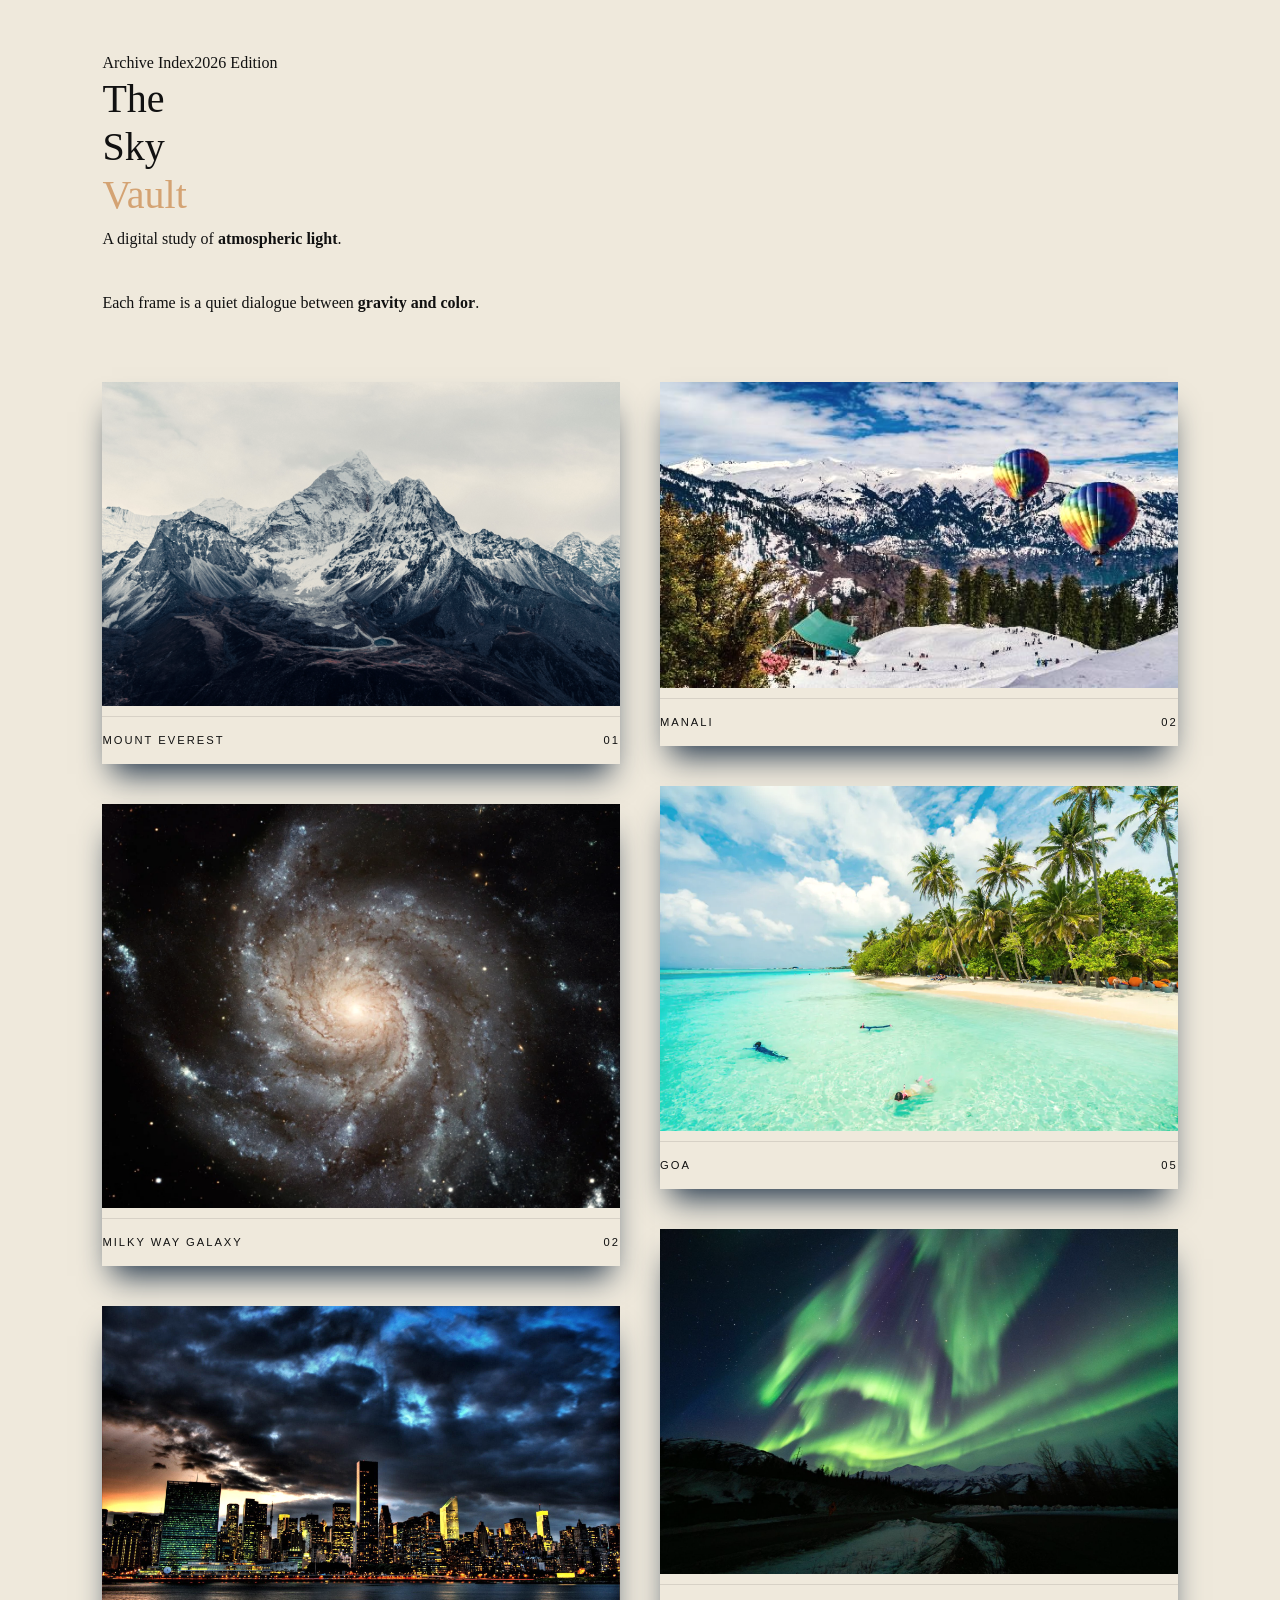
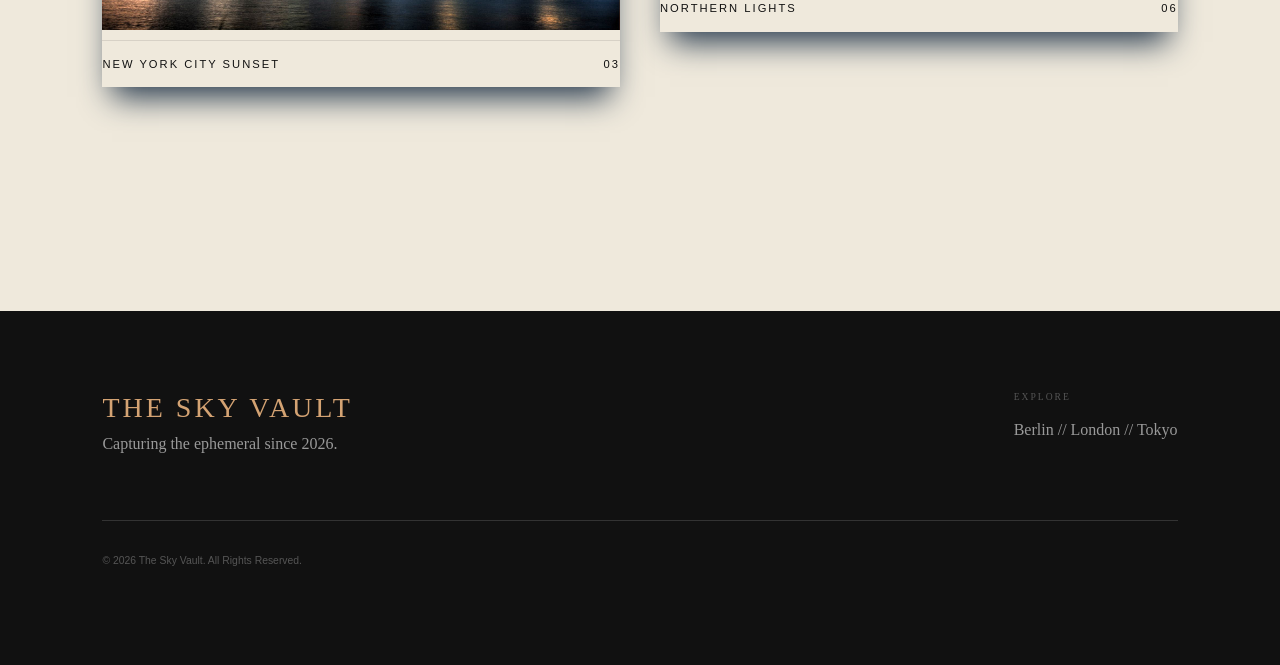
<file: index.html>
<!DOCTYPE html>
<html lang="en">
<head>
    <meta charset="UTF-8">
    <meta name="viewport" content="width=device-width, initial-scale=1.0">
    <link href="https://cdn.jsdelivr.net/npm/bootstrap@5.3.2/dist/css/bootstrap.min.css" rel="stylesheet">
    <link rel="stylesheet" href="style.css">
    <script defer src="script.js"></script>
    <title>The Sky Vault | Archive</title>
</head>
<body>

<header>
    <div class="nav-meta"><span>Archive Index</span><span>2026 Edition</span></div>
    <div class="intro-grid">
        <h1>The<br>Sky<br><span style="color:var(--accent)">Vault</span></h1>
        <div class="description">
            <p>A digital study of <b>atmospheric light</b>.</p><br>
            <p>Each frame is a quiet dialogue between <b>gravity and color</b>.</p>
        </div>
    </div>
</header>

<main class="gallery">
    <a href="mountain.html" class="photo-card">
        <img src="images/everest.jpg" alt="Everest Summit">
        <div class="info"><span>Mount Everest</span><span>01</span></div>
    </a>
    <a href="deepspace.html" class="photo-card">
        <img src="images/galaxy1.webp" alt="Milky Way Galaxy">
        <div class="info"><span>Milky Way Galaxy
        </span><span>02</span></div>
    </a>
    <a href="nyc.html" class="photo-card">
        <img src="images/nyc.jpg" alt="New York City">
        <div class="info"><span>New York City Sunset</span><span>03</span></div>
    </a>
    <a href="manali.html" class="photo-card">
        <img src="images/manali].jpg" alt="Manali">
        <div class="info"><span>Manali</span><span>02</span></div>
    </a>
    <a href="goa.html" class="photo-card">
        <img src="images/beach1.webp" alt="Goa">
        <div class="info"><span>Goa</span><span>05</span></div>
    </a>
    <a href="northern.html" class="photo-card">
        <img src="images/northern.jpg" alt="Northern Lights">
        <div class="info"><span>Northern Lights</span><span>06</span></div>
    </a>
</main>

<footer class="site-footer">
    <div class="footer-container">
        <div class="footer-top">
            <div class="footer-brand">
                <h3>THE SKY VAULT</h3>
                <p>Capturing the ephemeral since 2026.</p>
            </div>
            <div class="footer-nav">
                <div class="footer-col">
                    <h6>EXPLORE</h6>
                    <p>Berlin // London // Tokyo</p>
                </div>
            </div>
        </div>
        <div class="footer-bottom">
            <p>© 2026 The Sky Vault. All Rights Reserved.</p>
        </div>
    </div>
</footer>

</body>
</html>
</file>
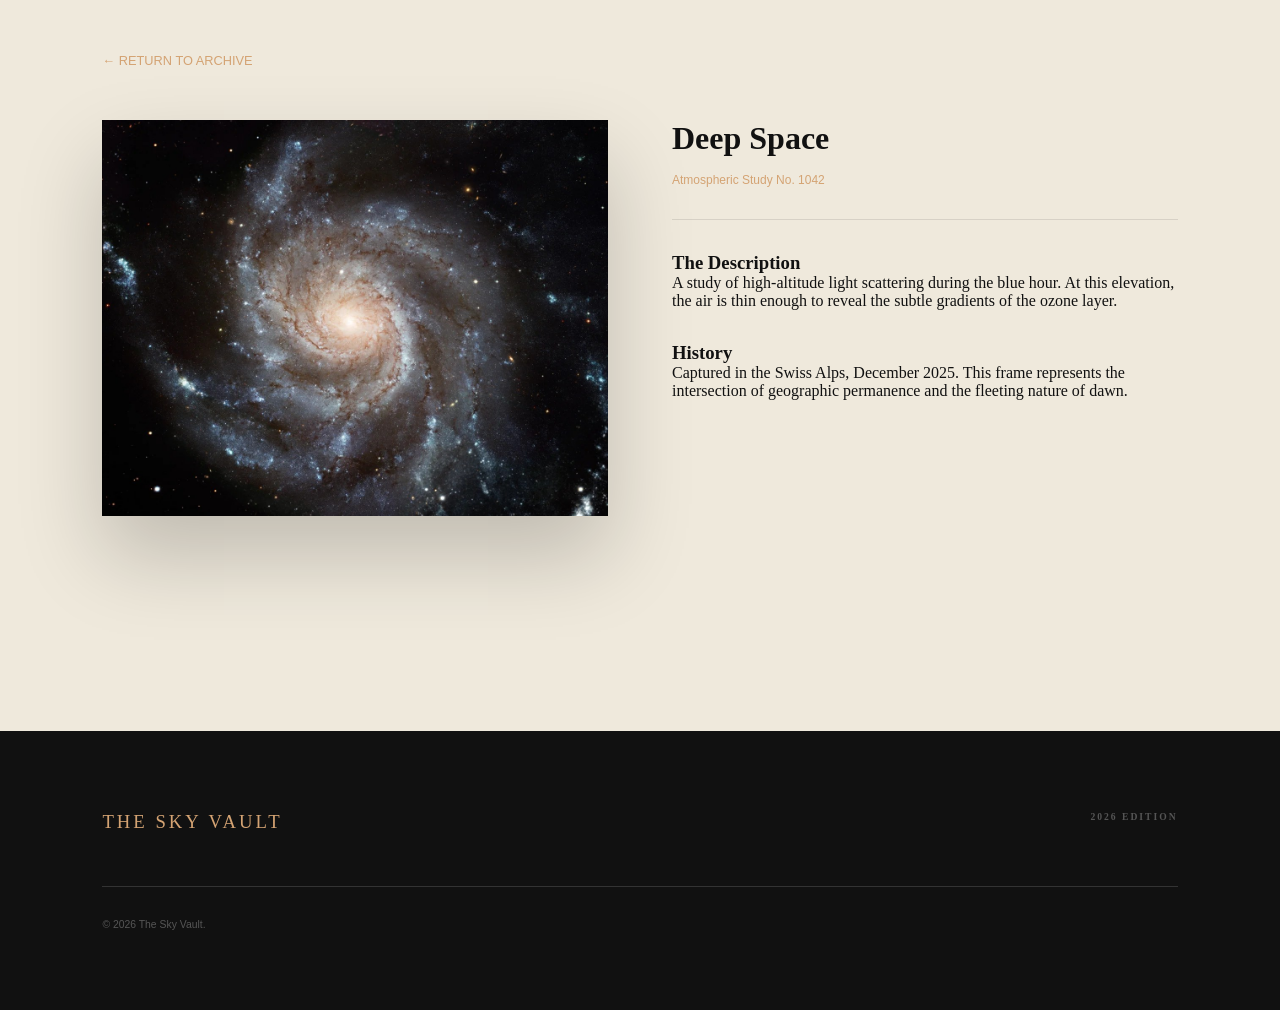
<file: deepspace.html>
<!DOCTYPE html>
<html lang="en">
<head>
    <meta charset="UTF-8">
    <meta name="viewport" content="width=device-width, initial-scale=1.0">
    <link rel="stylesheet" href="style.css">
    <title>Milky Way | The Sky Vault</title>
</head>
<body class="details-page">

    <nav class="detail-nav">
        <a href="index.html">← RETURN TO ARCHIVE</a>
    </nav>

    <div class="details-container">
        <div class="detail-hero">
            <img src="images/galaxy1.webp" alt="Everest Summit">
        </div>
        <div class="detail-content">
            <h1>Deep Space</h1>
            <p class="meta-tag">Atmospheric Study No. 1042</p>
            <hr>
            <section>
                <h3>The Description</h3>
                <p>A study of high-altitude light scattering during the blue hour. At this elevation, the air is thin enough to reveal the subtle gradients of the ozone layer.</p>
            </section>
            <section style="margin-top: 2rem;">
                <h3>History</h3>
                <p>Captured in the Swiss Alps, December 2025. This frame represents the intersection of geographic permanence and the fleeting nature of dawn.</p>
            </section>
        </div>
    </div>

    <footer class="site-footer">
        <div class="footer-container">
            <div class="footer-top">
                <div class="footer-brand"><h3>THE SKY VAULT</h3></div>
                <div class="footer-nav"><div class="footer-col"><h6>2026 EDITION</h6></div></div>
            </div>
            <div class="footer-bottom"><p>© 2026 The Sky Vault.</p></div>
        </div>
    </footer>

</body>
</html>
</file>
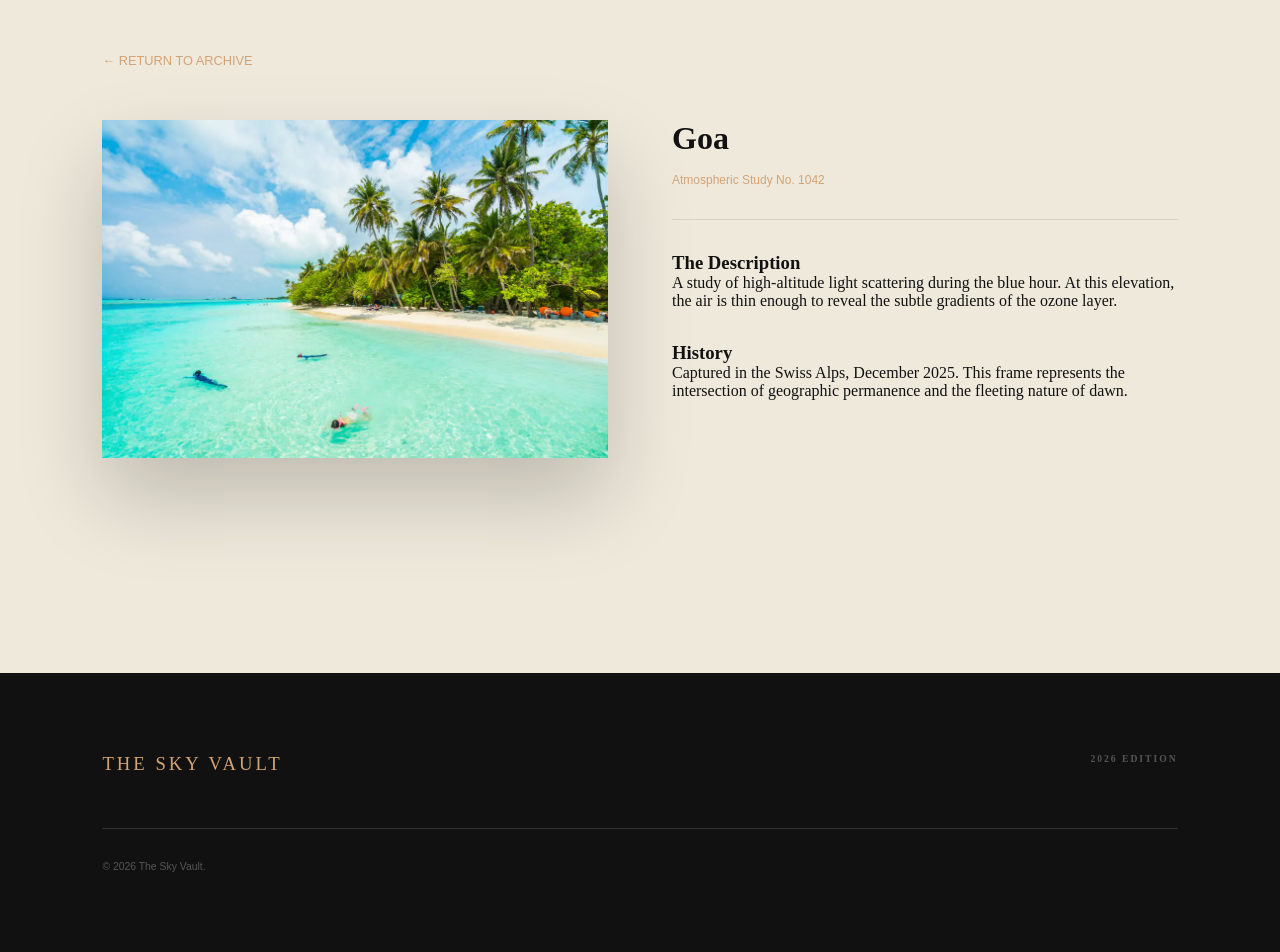
<file: goa.html>
<!DOCTYPE html>
<html lang="en">
<head>
    <meta charset="UTF-8">
    <meta name="viewport" content="width=device-width, initial-scale=1.0">
    <link rel="stylesheet" href="style.css">
    <title>Summit | The Sky Vault</title>
</head>
<body class="details-page">

    <nav class="detail-nav">
        <a href="index.html">← RETURN TO ARCHIVE</a>
    </nav>

    <div class="details-container">
        <div class="detail-hero">
            <img src="images/beach1.webp" alt="Goa">
        </div>
        <div class="detail-content">
            <h1>Goa</h1>
            <p class="meta-tag">Atmospheric Study No. 1042</p>
            <hr>
            <section>
                <h3>The Description</h3>
                <p>A study of high-altitude light scattering during the blue hour. At this elevation, the air is thin enough to reveal the subtle gradients of the ozone layer.</p>
            </section>
            <section style="margin-top: 2rem;">
                <h3>History</h3>
                <p>Captured in the Swiss Alps, December 2025. This frame represents the intersection of geographic permanence and the fleeting nature of dawn.</p>
            </section>
        </div>
    </div>

    <footer class="site-footer">
        <div class="footer-container">
            <div class="footer-top">
                <div class="footer-brand"><h3>THE SKY VAULT</h3></div>
                <div class="footer-nav"><div class="footer-col"><h6>2026 EDITION</h6></div></div>
            </div>
            <div class="footer-bottom"><p>© 2026 The Sky Vault.</p></div>
        </div>
    </footer>

</body>
</html>
</file>
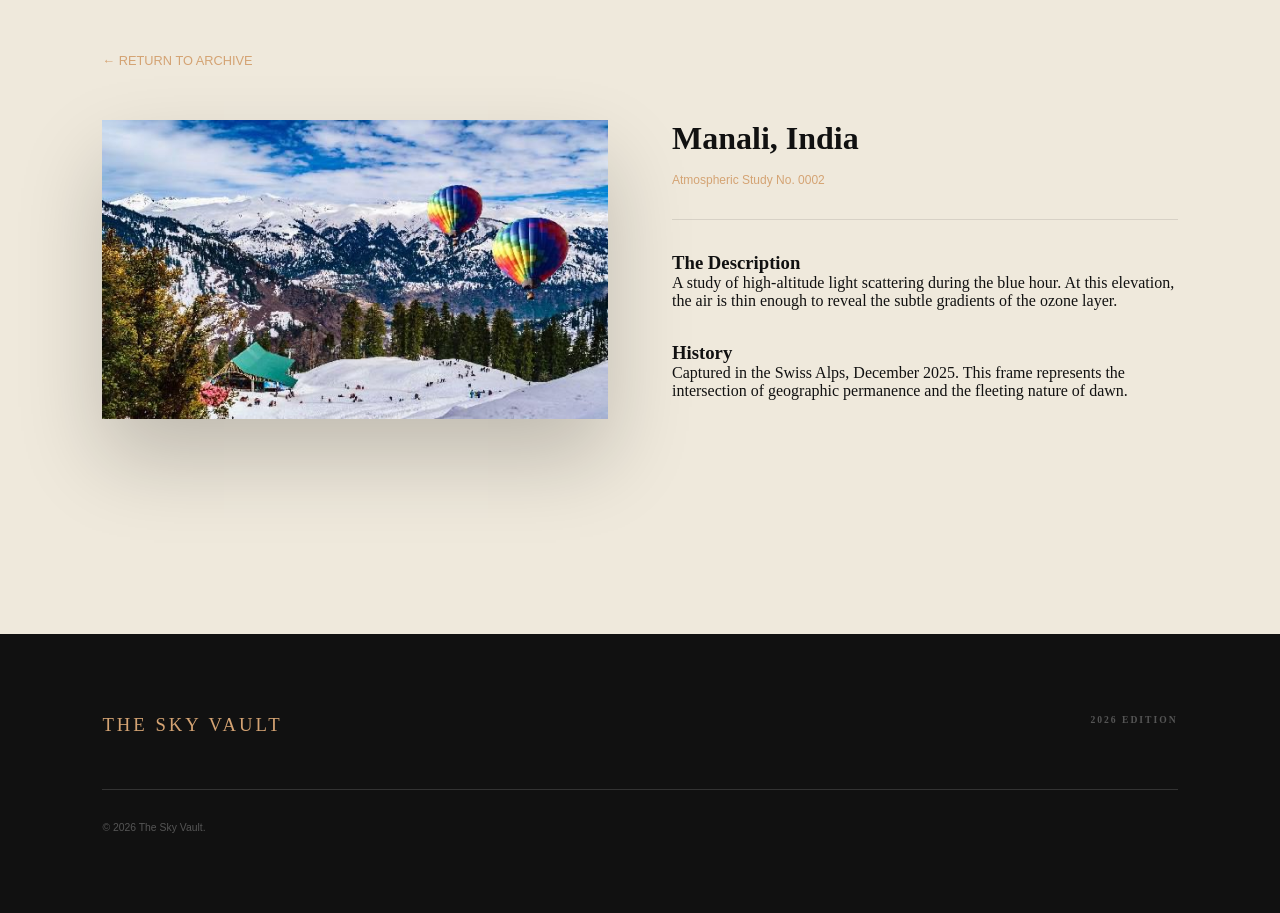
<file: manali.html>
<!DOCTYPE html>
<html lang="en">
<head>
    <meta charset="UTF-8">
    <meta name="viewport" content="width=device-width, initial-scale=1.0">
    <link rel="stylesheet" href="style.css">
    <title>Manali | The Sky Vault</title>
</head>
<body class="details-page">

    <nav class="detail-nav">
        <a href="index.html">← RETURN TO ARCHIVE</a>
    </nav>

    <div class="details-container">
        <div class="detail-hero">
            <img src="images/manali].jpg" alt="Manali">
        </div>
        <div class="detail-content">
            <h1>Manali, India</h1>
            <p class="meta-tag">Atmospheric Study No. 0002</p>
            <hr>
            <section>
                <h3>The Description</h3>
                <p>A study of high-altitude light scattering during the blue hour. At this elevation, the air is thin enough to reveal the subtle gradients of the ozone layer.</p>
            </section>
            <section style="margin-top: 2rem;">
                <h3>History</h3>
                <p>Captured in the Swiss Alps, December 2025. This frame represents the intersection of geographic permanence and the fleeting nature of dawn.</p>
            </section>
        </div>
    </div>

    <footer class="site-footer">
        <div class="footer-container">
            <div class="footer-top">
                <div class="footer-brand"><h3>THE SKY VAULT</h3></div>
                <div class="footer-nav"><div class="footer-col"><h6>2026 EDITION</h6></div></div>
            </div>
            <div class="footer-bottom"><p>© 2026 The Sky Vault.</p></div>
        </div>
    </footer>

</body>
</html>
</file>
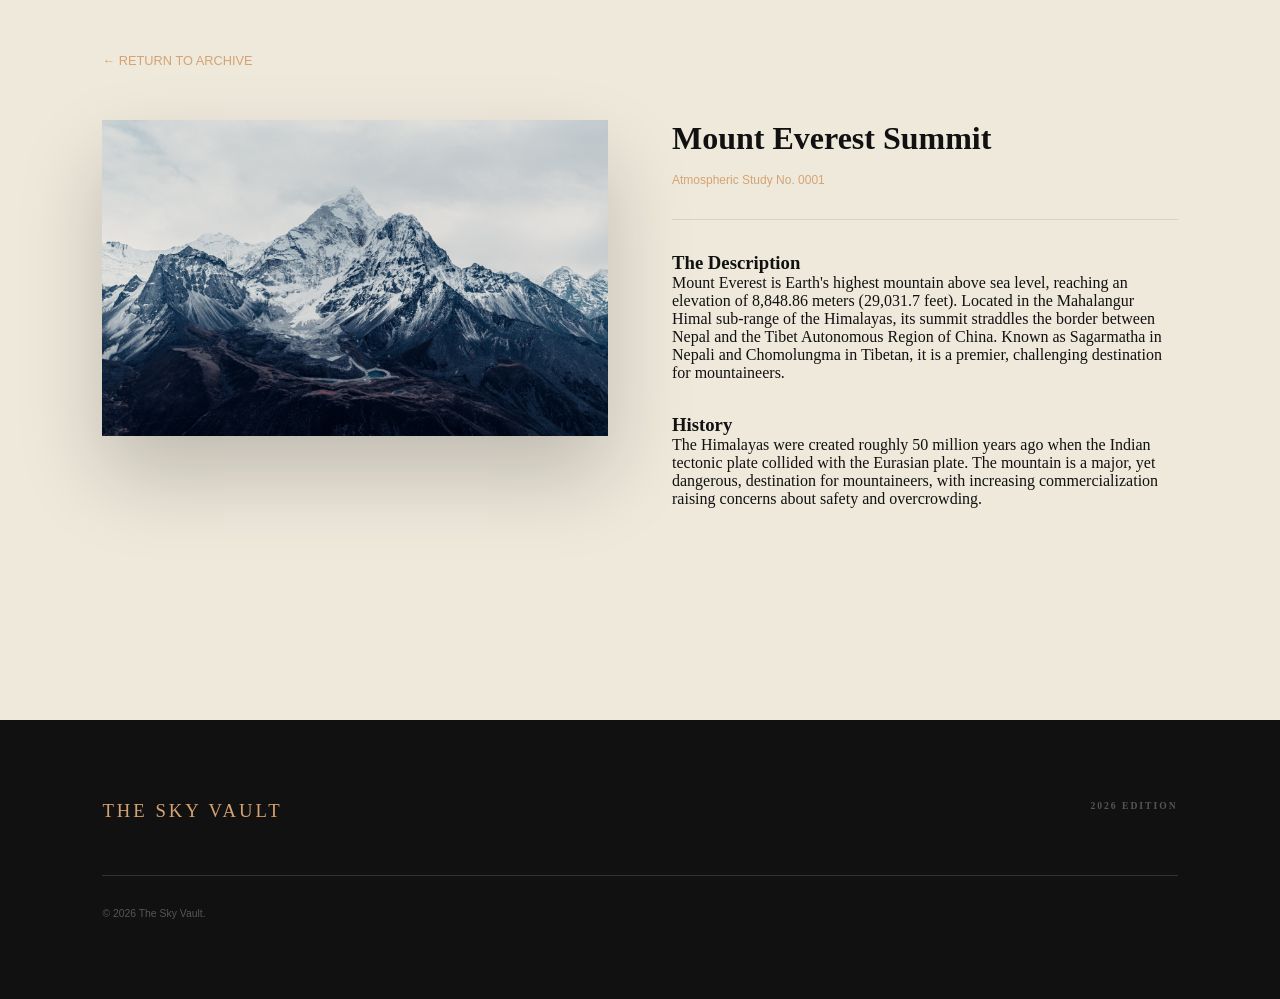
<file: mountain.html>
<!DOCTYPE html>
<html lang="en">
<head>
    <meta charset="UTF-8">
    <meta name="viewport" content="width=device-width, initial-scale=1.0">
    <link rel="stylesheet" href="style.css">
    <title>Summit | The Sky Vault</title>
</head>
<body class="details-page">

    <nav class="detail-nav">
        <a href="index.html">← RETURN TO ARCHIVE</a>
    </nav>

    <div class="details-container">
        <div class="detail-hero">
            <img src="images/everest.jpg" alt="Mounts Everest Summit">
        </div>
        <div class="detail-content">
            <h1>Mount Everest Summit</h1>
            <p class="meta-tag">Atmospheric Study No. 0001</p>
            <hr>
            <section>
                <h3>The Description</h3>
                <p>Mount Everest is Earth's highest mountain above sea level, reaching an elevation of 8,848.86 meters (29,031.7 feet). Located in the Mahalangur Himal sub-range of the Himalayas, its summit straddles the border between Nepal and the Tibet Autonomous Region of China. Known as Sagarmatha in Nepali and Chomolungma in Tibetan, it is a premier, challenging destination for mountaineers. </p>
            </section>
            <section style="margin-top: 2rem;">
                <h3>History</h3>
                <p>The Himalayas were created roughly 50 million years ago when the Indian tectonic plate collided with the Eurasian plate. The mountain is a major, yet dangerous, destination for mountaineers, with increasing commercialization raising concerns about safety and overcrowding.</p>
            </section>
        </div>
    </div>

    <footer class="site-footer">
        <div class="footer-container">
            <div class="footer-top">
                <div class="footer-brand"><h3>THE SKY VAULT</h3></div>
                <div class="footer-nav"><div class="footer-col"><h6>2026 EDITION</h6></div></div>
            </div>
            <div class="footer-bottom"><p>© 2026 The Sky Vault.</p></div>
        </div>
    </footer>

</body>
</html>
</file>
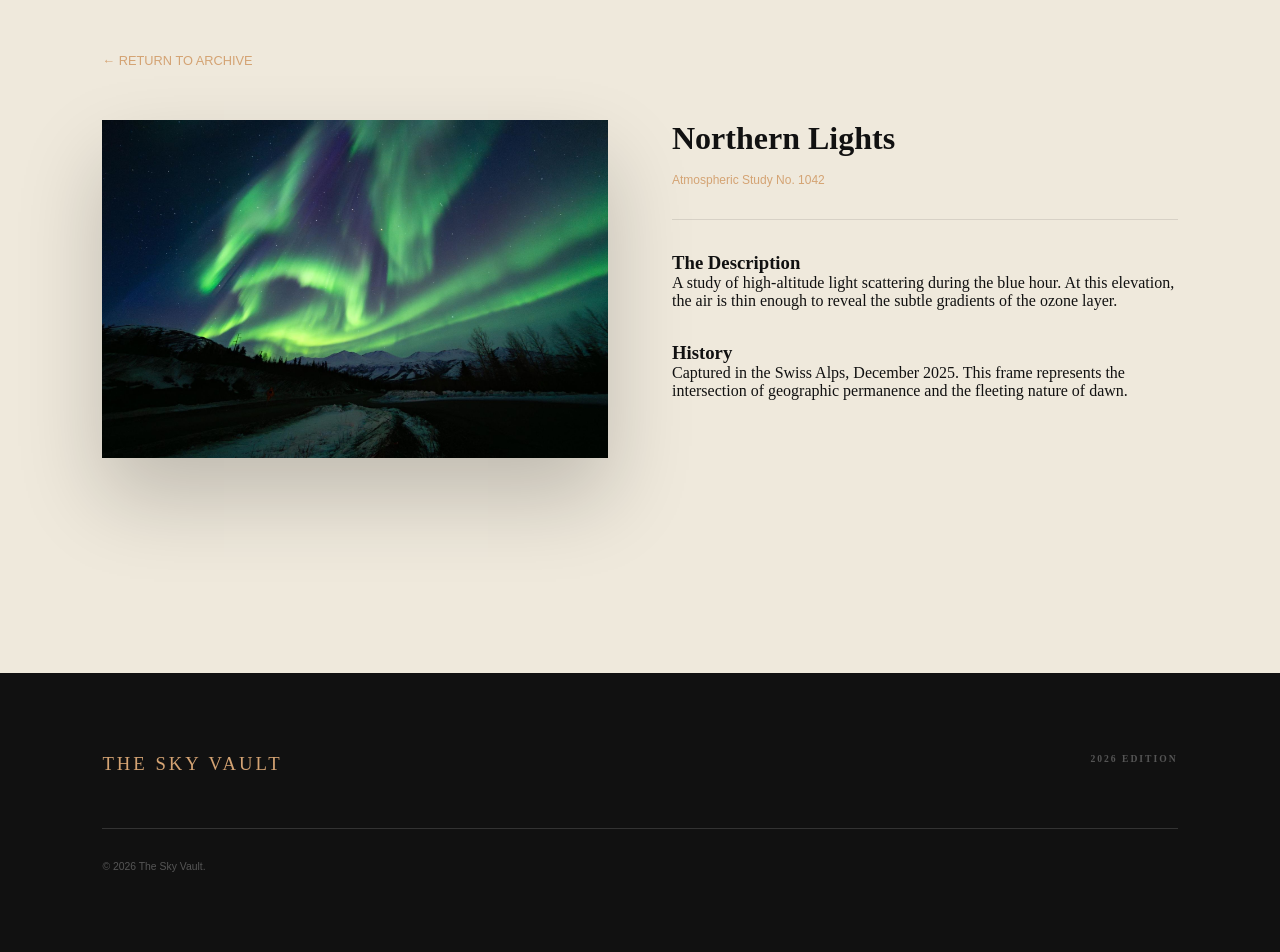
<file: northern.html>
<!DOCTYPE html>
<html lang="en">
<head>
    <meta charset="UTF-8">
    <meta name="viewport" content="width=device-width, initial-scale=1.0">
    <link rel="stylesheet" href="style.css">
    <title>Summit | The Sky Vault</title>
</head>
<body class="details-page">

    <nav class="detail-nav">
        <a href="index.html">← RETURN TO ARCHIVE</a>
    </nav>

    <div class="details-container">
        <div class="detail-hero">
            <img src="images/northern.jpg" alt="Northern Lights">
        </div>
        <div class="detail-content">
            <h1>Northern Lights</h1>
            <p class="meta-tag">Atmospheric Study No. 1042</p>
            <hr>
            <section>
                <h3>The Description</h3>
                <p>A study of high-altitude light scattering during the blue hour. At this elevation, the air is thin enough to reveal the subtle gradients of the ozone layer.</p>
            </section>
            <section style="margin-top: 2rem;">
                <h3>History</h3>
                <p>Captured in the Swiss Alps, December 2025. This frame represents the intersection of geographic permanence and the fleeting nature of dawn.</p>
            </section>
        </div>
    </div>

    <footer class="site-footer">
        <div class="footer-container">
            <div class="footer-top">
                <div class="footer-brand"><h3>THE SKY VAULT</h3></div>
                <div class="footer-nav"><div class="footer-col"><h6>2026 EDITION</h6></div></div>
            </div>
            <div class="footer-bottom"><p>© 2026 The Sky Vault.</p></div>
        </div>
    </footer>

</body>
</html>
</file>
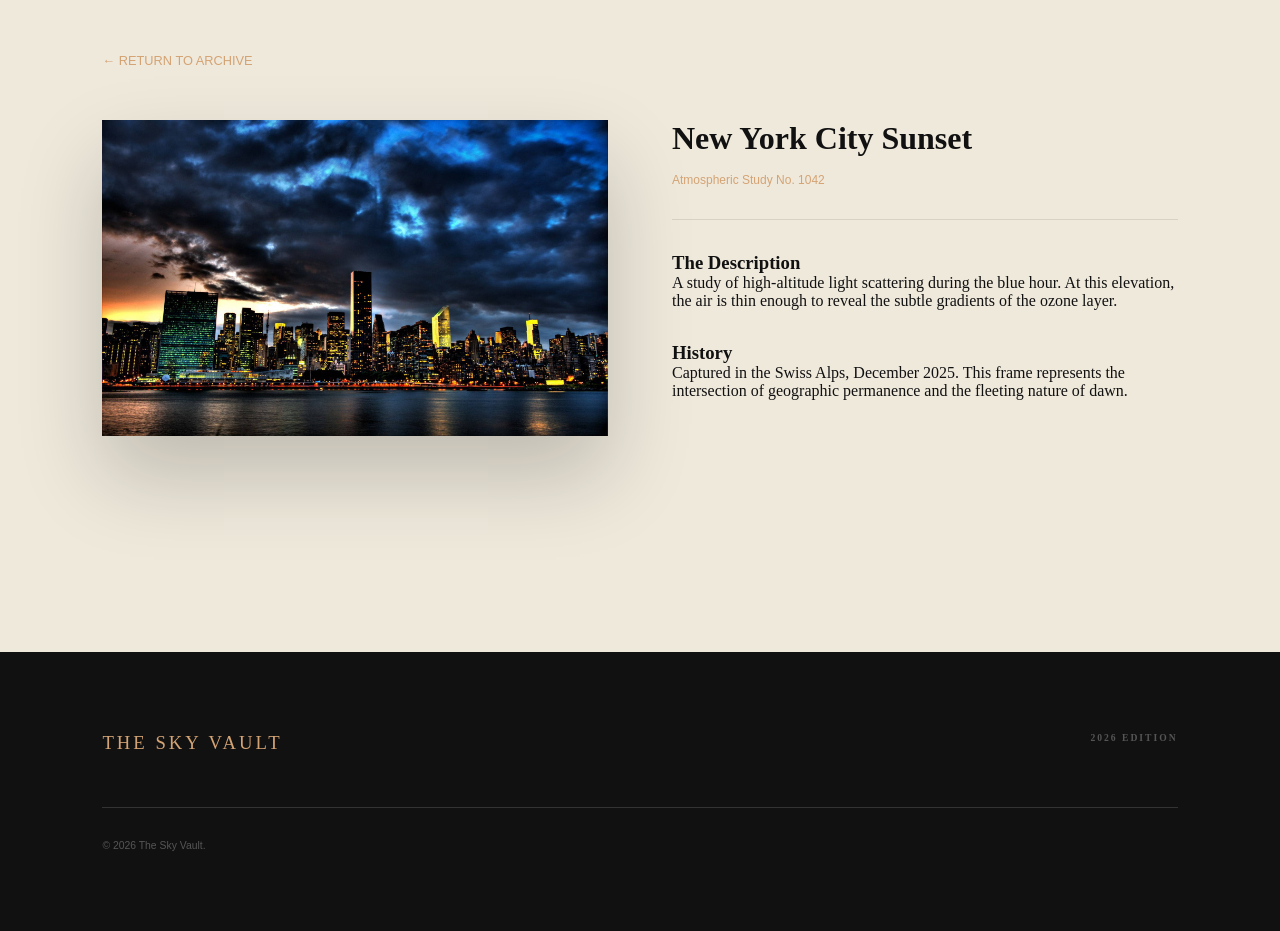
<file: nyc.html>
<!DOCTYPE html>
<html lang="en">
<head>
    <meta charset="UTF-8">
    <meta name="viewport" content="width=device-width, initial-scale=1.0">
    <link rel="stylesheet" href="style.css">
    <title>New York City | The Sky Vault</title>
</head>
<body class="details-page">

    <nav class="detail-nav">
        <a href="index.html">← RETURN TO ARCHIVE</a>
    </nav>

    <div class="details-container">
        <div class="detail-hero">
            <img src="images/nyc.jpg" alt="New York City Sunset">
        </div>
        <div class="detail-content">
            <h1>New York City Sunset</h1>
            <p class="meta-tag">Atmospheric Study No. 1042</p>
            <hr>
            <section>
                <h3>The Description</h3>
                <p>A study of high-altitude light scattering during the blue hour. At this elevation, the air is thin enough to reveal the subtle gradients of the ozone layer.</p>
            </section>
            <section style="margin-top: 2rem;">
                <h3>History</h3>
                <p>Captured in the Swiss Alps, December 2025. This frame represents the intersection of geographic permanence and the fleeting nature of dawn.</p>
            </section>
        </div>
    </div>

    <footer class="site-footer">
        <div class="footer-container">
            <div class="footer-top">
                <div class="footer-brand"><h3>THE SKY VAULT</h3></div>
                <div class="footer-nav"><div class="footer-col"><h6>2026 EDITION</h6></div></div>
            </div>
            <div class="footer-bottom"><p>© 2026 The Sky Vault.</p></div>
        </div>
    </footer>

</body>
</html>
</file>
<file: style.css>
:root {
    --cream: #f4f1ea;
    --charcoal: #111111;
    --accent: #d4a373;
}

* {
    margin: 0;
    padding: 0;
    box-sizing: border-box;
}

body {
    background-color: #efe9dc;
    color: var(--charcoal);
    font-family: "Georgia", serif;
    overflow-x: hidden;
}

body::before {
    content: "";
    position: fixed;
    inset: 0;
    background: url("https://www.transparenttextures.com/patterns/p6.png");
    opacity: 0.15;
    pointer-events: none;
    z-index: 100;
}

header,
.gallery,
.detail-nav,
.details-container {
    max-width: 1400px;
    margin: 0 auto;
    padding: 4vw 8vw;
}

.gallery {
    column-count: 2;
    column-gap: 40px;
    padding-top: 0;
}

.photo-card {
    display: block;
    text-decoration: none;
    color: inherit;
    margin-bottom: 40px;
    break-inside: avoid;
    opacity: 0;
    transform: translateY(30px);
    transition: all 0.8s ease;
    box-shadow: rgb(38, 57, 77) 0px 20px 30px -10px;
}

.photo-card.is-visible {
    opacity: 1;
    transform: translateY(0);
}

.photo-card img {
    width: 100%;
    filter: sepia(15%);
    transition: 0.6s ease;
}

.info {
    display: flex;
    justify-content: space-between;
    font-family: sans-serif;
    font-size: 0.7rem;
    text-transform: uppercase;
    letter-spacing: 2px;
    padding: 15px 0;
    border-top: 1px solid rgba(0, 0, 0, 0.1);
    margin-top: 10px;
}

.site-footer {
    background: var(--charcoal);
    color: #999;
    padding: 5rem 8vw;
    margin-top: 10rem;
    position: relative;
    z-index: 101;
}

.footer-container {
    max-width: 1200px;
    margin: 0 auto;
}

.footer-top {
    display: flex;
    justify-content: space-between;
    border-bottom: 1px solid #333;
    padding-bottom: 3rem;
    margin-bottom: 2rem;
}

.footer-brand h3 {
    color: var(--accent);
    letter-spacing: 3px;
    font-weight: 400;
}

.footer-col h6 {
    font-size: 0.6rem;
    letter-spacing: 2px;
    color: #555;
    margin-bottom: 1rem;
}

.footer-bottom {
    font-size: 0.65rem;
    font-family: sans-serif;
    opacity: 0.5;
}

/* Detail Page Layout */
.detail-nav a {
    text-decoration: none;
    color: var(--accent);
    font-family: sans-serif;
    font-size: 0.8rem;
}

.details-container {
    display: grid;
    grid-template-columns: 1fr 1fr;
    gap: 4rem;
    padding-top: 0;
}

.detail-hero img {
    width: 100%;
    box-shadow: 0 40px 80px rgba(0, 0, 0, 0.2);
}

.meta-tag {
    color: var(--accent);
    font-size: 0.75rem;
    margin: 1rem 0;
    font-family: sans-serif;
}

hr {
    border: none;
    border-top: 1px solid rgba(0, 0, 0, 0.1);
    margin: 2rem 0;
}

@media (max-width: 900px) {
    .gallery {
        column-count: 1;
    }

    .details-container {
        grid-template-columns: 1fr;
    }

    .footer-top {
        flex-direction: column;
        gap: 2rem;
    }
}
</file>
